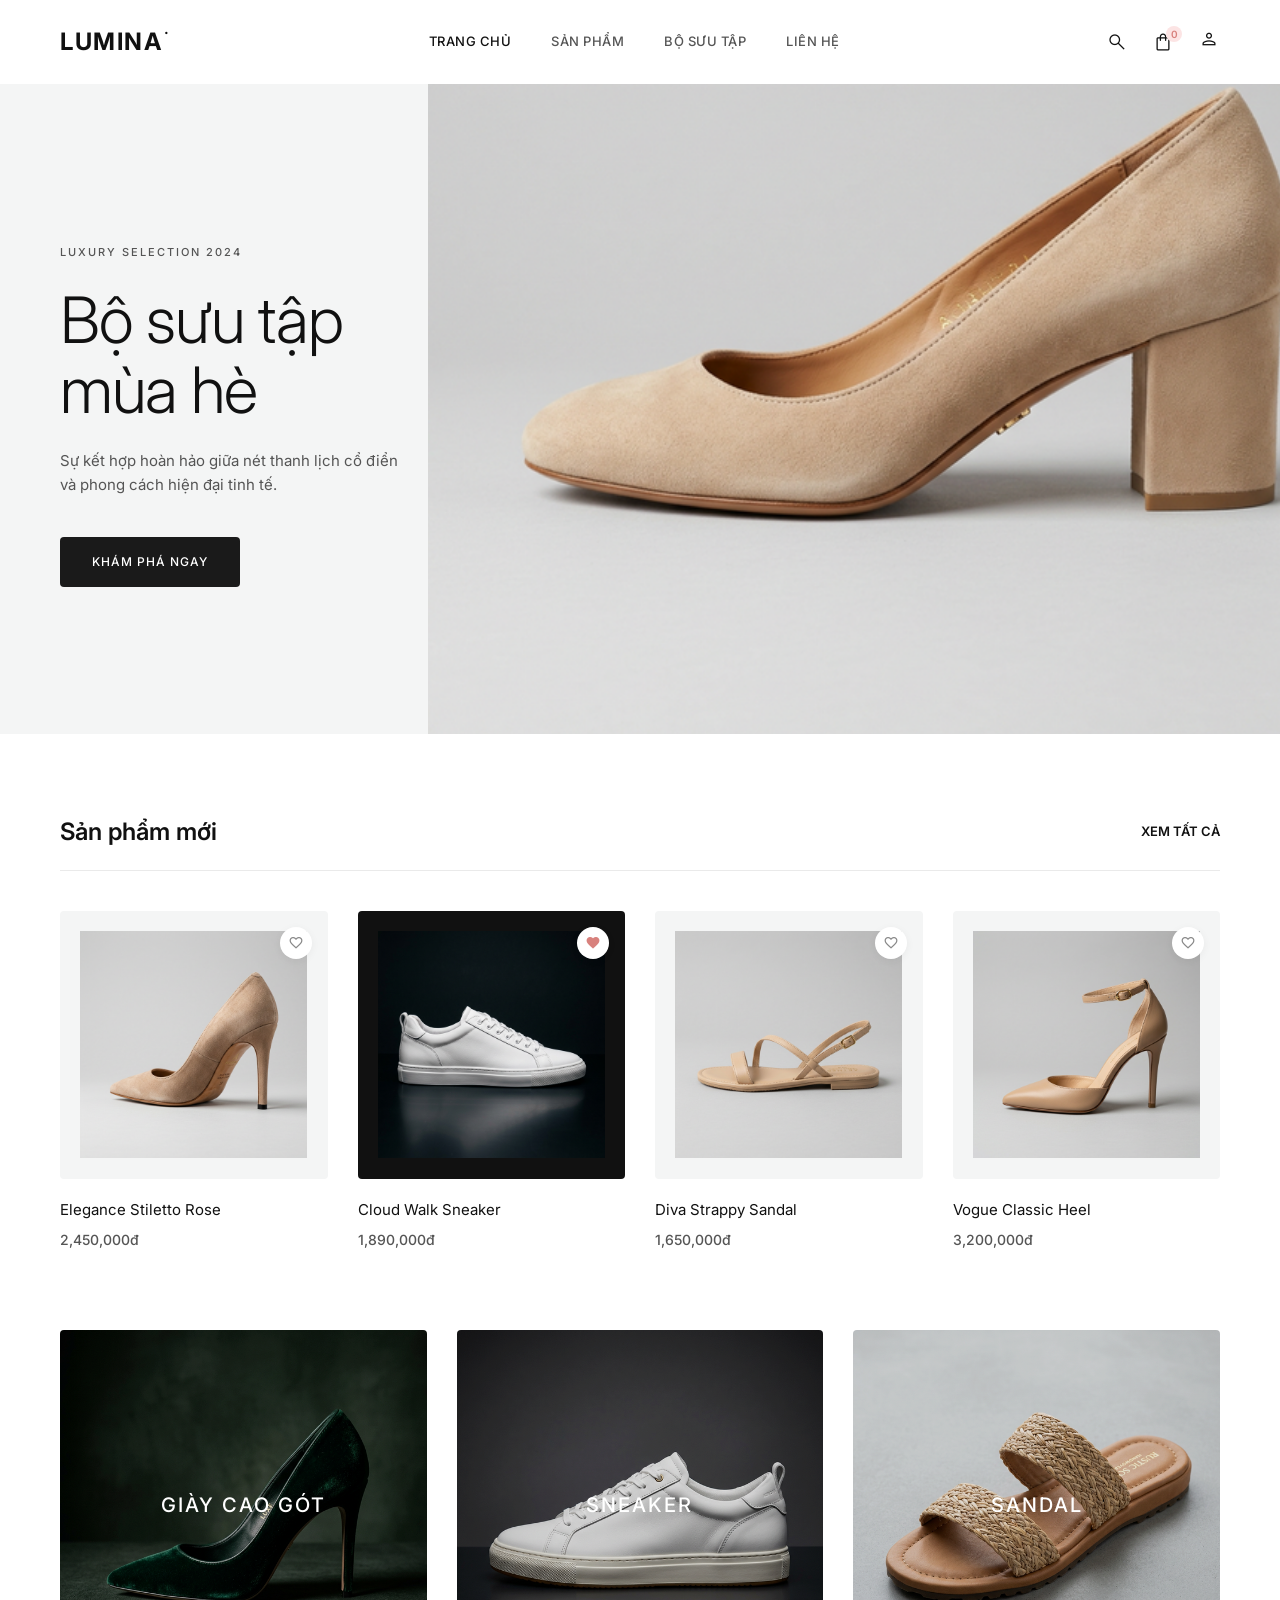
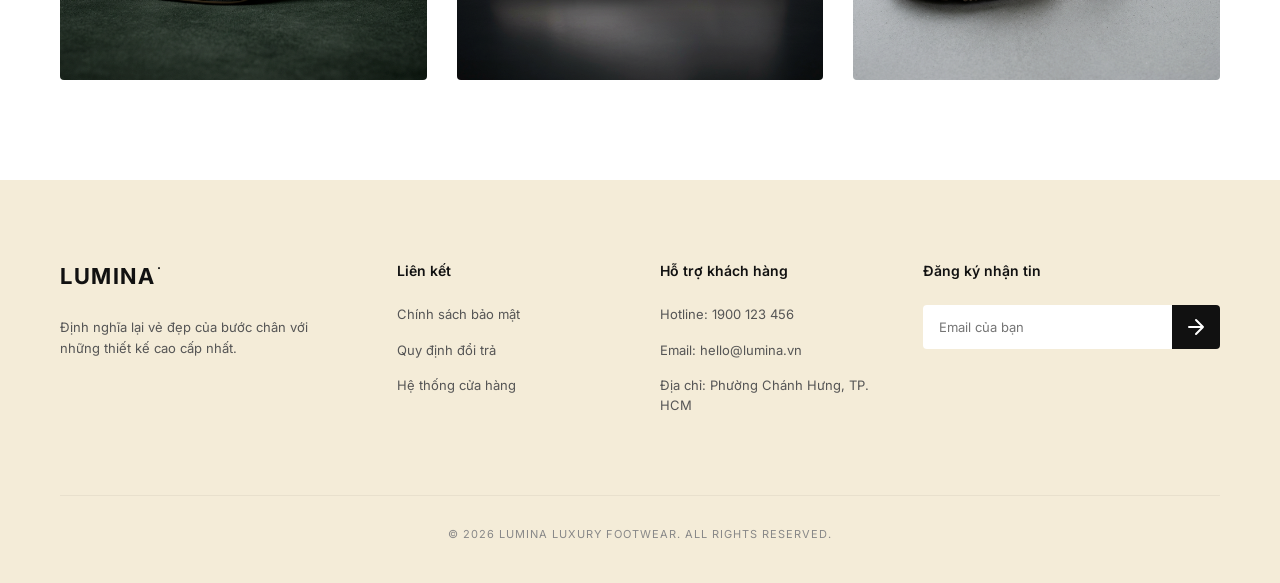
<file: index.html>
<!DOCTYPE html>
<html lang="vi">
<head>
    <meta charset="UTF-8">
    <meta name="viewport" content="width=device-width, initial-scale=1.0">
    <title>LUMINA - Trang Chủ</title>
    <link rel="stylesheet" href="style.css">
    <link href="https://fonts.googleapis.com/css2?family=Inter:wght@300;400;500;600;700&display=swap" rel="stylesheet">
    <link href="https://fonts.googleapis.com/css2?family=Material+Symbols+Outlined" rel="stylesheet" />
</head>
<body>
    <!-- Navbar -->
    <header class="navbar">
        <a href="index.html" class="logo">LUMINA<span>.</span></a>
        <nav class="nav-links">
            <a href="#" class="active">TRANG CHỦ</a>
            <a href="#">SẢN PHẨM</a>
            <a href="#">BỘ SƯU TẬP</a>
            <a href="#">LIÊN HỆ</a>
        </nav>
        <div class="nav-icons">
            <span class="material-symbols-outlined">search</span>
            <div class="cart-icon">
                <span class="material-symbols-outlined">shopping_bag</span>
                <span class="badge">0</span>
            </div>
            <a href="login.html" class="nav-icon-link">
                <span class="material-symbols-outlined">person</span>
            </a>
        </div>
    </header>

    <!-- Hero Section -->
    <section class="hero">
        <div class="hero-content">
            <div class="subtitle">LUXURY SELECTION 2024</div>
            <h1 class="title">Bộ sưu tập<br>mùa hè</h1>
            <p class="description">Sự kết hợp hoàn hảo giữa nét thanh lịch cổ điển<br>và phong cách hiện đại tinh tế.</p>
            <a href="#" class="btn btn-dark">KHÁM PHÁ NGAY</a>
        </div>
        <div class="hero-image">
            <img src="images/hero-shoe.png" alt="Bộ sưu tập mùa hè">
        </div>
    </section>

    <!-- New Products Section -->
    <section class="new-products">
        <div class="section-header">
            <h2>Sản phẩm mới</h2>
            <a href="#" class="view-all">Xem tất cả</a>
        </div>
        <div class="product-grid">
            <!-- Product 1 -->
            <div class="product-card">
                <div class="product-image">
                    <img src="images/product-1.png" alt="Elegance Stiletto Rose">
                    <button class="wishlist-btn"><span class="material-symbols-outlined">favorite</span></button>
                    <!-- Tùy hình có viền hoặc nền -->
                </div>
                <div class="product-info">
                    <h3 class="product-name">Elegance Stiletto Rose</h3>
                    <div class="product-price">2,450,000đ</div>
                </div>
            </div>
            <!-- Product 2 -->
            <div class="product-card">
                <div class="product-image black-bg">
                    <img src="images/product-2.png" alt="Cloud Walk Sneaker">
                    <button class="wishlist-btn active"><span class="material-symbols-outlined" style="font-variation-settings: 'FILL' 1;">favorite</span></button>
                </div>
                <div class="product-info">
                    <h3 class="product-name">Cloud Walk Sneaker</h3>
                    <div class="product-price">1,890,000đ</div>
                </div>
            </div>
            <!-- Product 3 -->
            <div class="product-card">
                <div class="product-image">
                    <img src="images/product-3.png" alt="Diva Strappy Sandal">
                    <button class="wishlist-btn"><span class="material-symbols-outlined">favorite</span></button>
                </div>
                <div class="product-info">
                    <h3 class="product-name">Diva Strappy Sandal</h3>
                    <div class="product-price">1,650,000đ</div>
                </div>
            </div>
            <!-- Product 4 -->
            <div class="product-card">
                <div class="product-image">
                    <img src="images/product-4.png" alt="Vogue Classic Heel">
                    <button class="wishlist-btn"><span class="material-symbols-outlined">favorite</span></button>
                </div>
                <div class="product-info">
                    <h3 class="product-name">Vogue Classic Heel</h3>
                    <div class="product-price">3,200,000đ</div>
                </div>
            </div>
        </div>
    </section>

    <!-- Categories Section -->
    <section class="categories">
        <div class="category-card" style="background-image: url('images/cat-1.png')">
            <h3 class="category-title">GIÀY CAO GÓT</h3>
        </div>
        <div class="category-card" style="background-image: url('images/cat-2.png')">
            <h3 class="category-title">SNEAKER</h3>
        </div>
        <div class="category-card" style="background-image: url('images/cat-3.png')">
            <h3 class="category-title">SANDAL</h3>
        </div>
    </section>

    <!-- Footer Section -->
    <footer class="footer">
        <div class="footer-container">
            <div class="footer-col brand-col">
                <div class="footer-logo">LUMINA<span>.</span></div>
                <p>Định nghĩa lại vẻ đẹp của bước chân với<br>những thiết kế cao cấp nhất.</p>
            </div>
            <div class="footer-col links-col">
                <h4>Liên kết</h4>
                <ul>
                    <li><a href="#">Chính sách bảo mật</a></li>
                    <li><a href="#">Quy định đổi trả</a></li>
                    <li><a href="#">Hệ thống cửa hàng</a></li>
                </ul>
            </div>
            <div class="footer-col contact-col">
                <h4>Hỗ trợ khách hàng</h4>
                <ul>
                    <li>Hotline: 1900 123 456</li>
                    <li>Email: hello@lumina.vn</li>
                    <li>Địa chỉ: Phường Chánh Hưng, TP. HCM</li>
                </ul>
            </div>
            <div class="footer-col subscribe-col">
                <h4>Đăng ký nhận tin</h4>
                <form class="subscribe-form">
                    <input type="email" placeholder="Email của bạn" required>
                    <button type="submit">
                        <svg width="24" height="24" viewBox="0 0 24 24" fill="none" xmlns="http://www.w3.org/2000/svg">
                            <path d="M5 12H19M19 12L12 5M19 12L12 19" stroke="white" stroke-width="2" stroke-linecap="round" stroke-linejoin="round"/>
                        </svg>
                    </button>
                </form>
            </div>
        </div>
        <div class="footer-bottom">
            <p>© 2026 LUMINA LUXURY FOOTWEAR. ALL RIGHTS RESERVED.</p>
        </div>
    </footer>
</body>
</html>
</file>
<file: style.css>
/* Default Reset */
* {
    margin: 0;
    padding: 0;
    box-sizing: border-box;
}

:root {
    --bg-main: #ffffff;
    --bg-hero: #f4f5f5; /* Light grey backdrop */
    --bg-footer: #f4ecd8; /* Light warm yellow/beige */
    --text-primary: #111111;
    --text-secondary: #555555;
    --text-light: #888888;
    --accent: #d8817d; /* Heart red/pink */
    --font-heading: 'Inter', sans-serif; /* Fallback: Helvetica */
    --font-body: 'Inter', sans-serif;
}

body {
    font-family: var(--font-body);
    color: var(--text-primary);
    background-color: var(--bg-main);
    line-height: 1.5;
    -webkit-font-smoothing: antialiased;
}

a {
    text-decoration: none;
    color: inherit;
}

ul {
    list-style: none;
}

/* ================== NAVBAR ================== */
.navbar {
    display: flex;
    justify-content: space-between;
    align-items: center;
    padding: 24px 60px;
    background-color: var(--bg-main);
    position: sticky;
    top: 0;
    z-index: 100;
}

.logo {
    font-size: 24px;
    font-weight: 700;
    letter-spacing: 1.5px;
}

.logo span {
    font-size: 14px;
    position: absolute;
    margin-top: -6px;
    margin-left: 2px;
}

.nav-links {
    display: flex;
    gap: 40px;
    font-size: 13px;
    font-weight: 500;
    letter-spacing: 0.5px;
}

.nav-links a {
    color: var(--text-secondary);
    transition: color 0.3s ease;
}

.nav-links a:hover, .nav-links a.active {
    color: var(--text-primary);
}

.nav-icons {
    display: flex;
    gap: 24px;
    align-items: center;
}

.nav-icons .material-symbols-outlined {
    font-size: 22px;
    cursor: pointer;
    color: var(--text-primary);
    font-weight: 300;
}

.cart-icon {
    position: relative;
    display: flex;
    align-items: center;
}

.cart-icon .badge {
    position: absolute;
    top: -5px;
    right: -8px;
    background-color: #fce4e4;
    color: var(--accent);
    font-size: 10px;
    font-weight: 600;
    width: 16px;
    height: 16px;
    border-radius: 50%;
    display: flex;
    justify-content: center;
    align-items: center;
}

/* ================== HERO ================== */
.hero {
    display: flex;
    background-color: var(--bg-hero);
    min-height: 650px;
    padding: 60px 0 0 60px;
    position: relative;
    overflow: hidden;
}

.hero-content {
    flex: 0 0 35%;
    padding-top: 100px;
    z-index: 2;
}

.subtitle {
    font-size: 11px;
    text-transform: uppercase;
    letter-spacing: 2px;
    font-weight: 500;
    color: var(--text-secondary);
    margin-bottom: 24px;
}

.title {
    font-size: 64px;
    font-weight: 300;
    line-height: 1.1;
    margin-bottom: 24px;
    letter-spacing: -1px;
}

.description {
    font-size: 15px;
    color: var(--text-secondary);
    margin-bottom: 40px;
    line-height: 1.6;
}

.btn {
    display: inline-block;
    padding: 16px 32px;
    font-size: 12px;
    font-weight: 500;
    letter-spacing: 1px;
    text-transform: uppercase;
    border-radius: 4px;
    transition: all 0.3s ease;
}

.btn-dark {
    background-color: #1a1a1a;
    color: #fff;
    border: none;
}

.btn-dark:hover {
    background-color: #333;
}

.hero-image {
    flex: 1;
    position: relative;
    display: flex;
    align-items: flex-end;
    justify-content: flex-end;
}

.hero-image img {
    width: 120%;
    max-width: 1100px;
    object-fit: contain;
    position: absolute;
    right: -100px;
    bottom: -50px;
}

/* ================== NEW PRODUCTS ================== */
.new-products {
    padding: 80px 60px;
}

.section-header {
    display: flex;
    justify-content: space-between;
    align-items: center;
    margin-bottom: 40px;
    border-bottom: 1px solid #eaeaea;
    padding-bottom: 20px;
}

.section-header h2 {
    font-size: 24px;
    font-weight: 600;
}

.section-header .view-all {
    font-size: 13px;
    font-weight: 600;
    text-transform: uppercase;
}

.product-grid {
    display: grid;
    grid-template-columns: repeat(4, 1fr);
    gap: 30px;
}

.product-card {
    cursor: pointer;
}

.product-image {
    background-color: var(--bg-hero);
    border-radius: 4px;
    aspect-ratio: 1;
    position: relative;
    display: flex;
    align-items: center;
    justify-content: center;
    margin-bottom: 20px;
    overflow: hidden;
}

.product-image img {
    width: 85%;
    height: auto;
    object-fit: contain;
}

.product-image.black-bg {
    background-color: #111111;
}

.wishlist-btn {
    position: absolute;
    top: 16px;
    right: 16px;
    background: #ffffff;
    border: none;
    width: 32px;
    height: 32px;
    border-radius: 50%;
    display: flex;
    align-items: center;
    justify-content: center;
    cursor: pointer;
    box-shadow: 0 2px 8px rgba(0,0,0,0.05);
}

.wishlist-btn .material-symbols-outlined {
    font-size: 16px;
    color: var(--text-light);
}

.wishlist-btn.active .material-symbols-outlined {
    color: var(--accent);
}

.product-info {
    display: flex;
    flex-direction: column;
    gap: 8px;
}

.product-name {
    font-size: 15px;
    font-weight: 400;
}

.product-price {
    font-size: 14px;
    font-weight: 500;
    color: var(--text-secondary);
}

/* ================== CATEGORIES ================== */
.categories {
    display: grid;
    grid-template-columns: repeat(3, 1fr);
    gap: 30px;
    padding: 0 60px 100px;
}

.category-card {
    height: 350px;
    border-radius: 4px;
    background-size: cover;
    background-position: center;
    position: relative;
    display: flex;
    align-items: center;
    justify-content: center;
    overflow: hidden;
    background-color: #ddd; /* fallback */
}

.category-card::before {
    content: '';
    position: absolute;
    inset: 0;
    background: rgba(0,0,0,0.1);
    transition: background 0.3s ease;
}

.category-card:hover::before {
    background: rgba(0,0,0,0.2);
}

.category-title {
    color: #fff;
    font-size: 20px;
    font-weight: 500;
    letter-spacing: 2px;
    z-index: 2;
}

/* ================== FOOTER ================== */
.footer {
    background-color: var(--bg-footer);
    padding: 80px 60px 40px;
}

.footer-container {
    display: grid;
    grid-template-columns: 2fr 1.5fr 1.5fr 2fr;
    gap: 40px;
    margin-bottom: 80px;
}

.footer-logo {
    font-size: 22px;
    font-weight: 700;
    letter-spacing: 1.5px;
    margin-bottom: 24px;
}

.footer-logo span {
    font-size: 12px;
    position: absolute;
    margin-top: -4px;
    margin-left: 2px;
}

.brand-col p {
    font-size: 13px;
    color: var(--text-secondary);
    line-height: 1.6;
}

.footer-col h4 {
    font-size: 14px;
    font-weight: 600;
    margin-bottom: 24px;
}

.footer-col ul {
    display: flex;
    flex-direction: column;
    gap: 16px;
}

.footer-col ul li a,
.footer-col ul li {
    font-size: 13px;
    color: var(--text-secondary);
}

.subscribe-form {
    display: flex;
    align-items: center;
}

.subscribe-form input {
    flex: 1;
    padding: 14px 16px;
    border: none;
    border-radius: 4px 0 0 4px;
    font-family: inherit;
    font-size: 13px;
    outline: none;
}

.subscribe-form button {
    background-color: #111111;
    border: none;
    width: 48px;
    height: 44px; /* Matches input height */
    border-radius: 0 4px 4px 0;
    display: flex;
    align-items: center;
    justify-content: center;
    cursor: pointer;
}

.subscribe-form button:hover {
    background-color: #333;
}

.footer-bottom {
    text-align: center;
    padding-top: 30px;
    border-top: 1px solid rgba(0,0,0,0.05);
}

.footer-bottom p {
    font-size: 11px;
    color: var(--text-light);
    letter-spacing: 1px;
}

/* ================== RESPONSIVE ================== */
@media (max-width: 1024px) {
    .product-grid {
        grid-template-columns: repeat(2, 1fr);
    }
    
    .categories {
        grid-template-columns: 1fr;
    }
    
    .footer-container {
        grid-template-columns: repeat(2, 1fr);
    }
}

@media (max-width: 768px) {
    .hero {
        flex-direction: column;
        padding-left: 20px;
    }
    
    .title {
        font-size: 42px;
    }
    
    .navbar {
        padding: 24px 20px;
    }
    
    .nav-links {
        display: none;
    }
    
    .footer-container {
        grid-template-columns: 1fr;
    }
}
</file>
